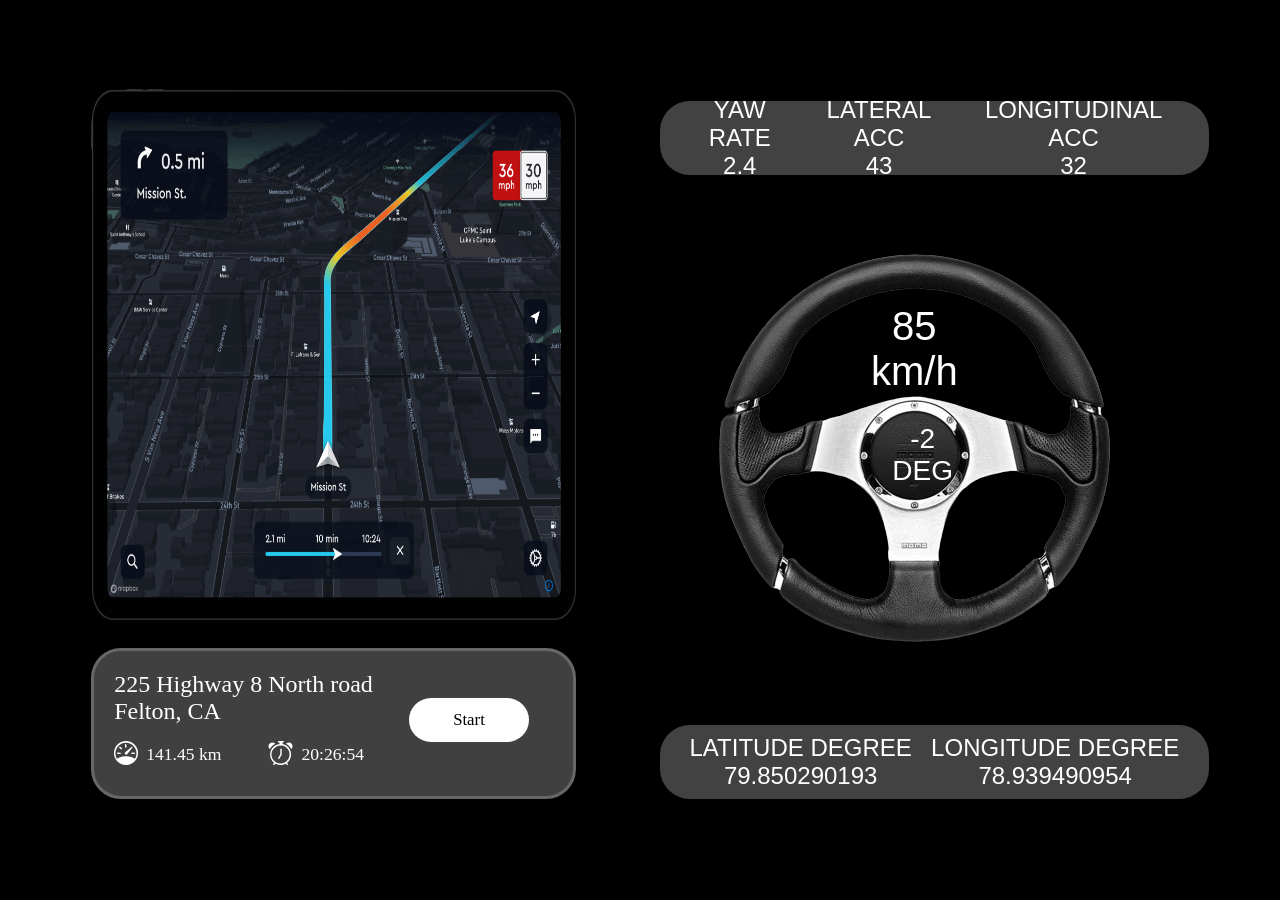
<file: Frontend/SER 540 - Project Milestone 1/home.html>
<!DOCTYPE html>
<html lang="en">
<head>
    <meta charset="UTF-8">
    <meta name="viewport" content="width=device-width, initial-scale=1.0">
    
    <link rel="stylesheet" href="Assets/css/utility.css">
    <link rel="stylesheet" href="Assets/css/style.css">

    <link rel="stylesheet" href="https://cdn.jsdelivr.net/npm/bootstrap-icons@1.11.3/font/bootstrap-icons.min.css">
    <link href="https://fonts.cdnfonts.com/css/seven-segment" rel="stylesheet">

    <title>HMI Dashboard</title>
</head>
<body>
    <div class="main-container">
        <div class="container">
            <div class="flex-item map-container">
                <div class="flex-item map">
                    <img src="Assets/images/GPS-image.png" alt="Map for Navigation">
                </div>
                <div class="flex-item map-details">
                    <div class="data-con">
                        <p class="destination">225 Highway 8 North road Felton, CA</p>
                        <div class="button-grp">
                            <div class="kilometer">
                                <i class="bi bi-speedometer"></i>
                                <p>141.45 km</p>
                            </div>
                            <div class="time">
                                <i class="bi bi-alarm"></i>
                                <p>20:26:54</p>
                            </div>
                        </div>
                    </div>
                        <a class="button dir-button" href="#">Start</a>
                </div>
            </div>
            <div class="flex-item details-container">
                <div class="cont-header">
                    <div class="yaw-rate">
                        <p>YAW RATE</p>
                        <p class="value">2.4</p>
                    </div>

                    <div class="lateral-acc">
                        <p>LATERAL ACC</p>
                        <p class="value">43</p>
                    </div>

                    <div class="longi-acc">
                        <p>LONGITUDINAL ACC</p>
                        <p class="value">32</p>
                    </div>
                </div>

                <div class="steering-wheel">
                        <div class="speedo">
                            <p>85</p>
                            <p>km/h</p>
                        </div>
    
                        <div class="steering-wheel-angle">
                            <p>-2</p>
                            <p>DEG</p>
                        </div>
                    <img src="Assets/images/Steering.png" alt="">
                </div>

                <div class="cont-GPS">
                    <div class="GPS-lat">
                        <p>LATITUDE DEGREE</p>
                        <p class="value">79.850290193</p>
                    </div>
                    <div class="GPS-long">
                        <p>LONGITUDE DEGREE</p>
                        <p class="value">78.939490954</p>
                    </div>
                </div>
            </div>
        </div>
    </div>
</body>
</html>
</file>
<file: Frontend/SER 540 - Project Milestone 1/Assets/css/utility.css>
*{
    padding: 0;
    margin: 0;
    box-sizing: border-box;
    color: white;
}

a{
    text-decoration: none;
    color: white;
}

.button{
    background-color: white;
    padding: 0.75rem 2.75rem;
    font-size: 1.5rem;
    margin: 1.5rem;
    border-radius: 30px;
    color: black;
    box-shadow: 2px 
}

.button:hover{
    background-color: black;
    color: white;
    border: 2px solid white;
}
</file>
<file: Frontend/SER 540 - Project Milestone 1/Assets/css/style.css>
.main-container{
    height: 100vh;
    width: 100vw;
    display: flex;
    align-items: center;
    justify-content: center;
    background-color: black;
}

.container{
    display: flex;
    flex-direction: row;
    border-radius: 20px;
    height: 90vh;
    width: 90vw;
    align-items: center;
    justify-content: center;
    padding-top: 1.25rem;
    padding-bottom: 1.25rem;
}

.container .flex-item{
    height: 100%;
    width: 100%;
    margin: 1rem;
    padding: 1rem;
    border-radius: 30px;
    /* border: 2px solid white; */
}

.container .map-container{
    /* width: 180%; */
    display: flex;
    flex-direction: column;
    align-items: center;
    justify-content: center;
}

.container .map-container .map{
    height: 900%;
    padding: 0
}

.container .map-container .map img{
    height: 100%;
    width: 100%;
}

.container .map-container .flex-item{
    margin: 0.5rem;
}

.container .map-container .map-details{
    display: flex;
    flex-direction: row;
    margin: 1.25rem;
    padding: 1.25rem;
    align-items: center;
    justify-content: flex-start;
    border: 3px rgb(104, 103, 103) solid;
    background-color: rgba(128, 128, 128, 0.5);
}

.container .map-container .map-details .data-con .destination{
    font-size: 1.5rem;
    background: none;
}

.container .map-container .map-details a{
    margin-top: 1rem;
    font-size: 1.05rem;
}

.container .map-container .map-details .data-con .button-grp{
    display: flex;
    flex-direction: row;
    gap: 3rem;
    margin-top: 0.5rem;
    padding: 0.5rem 0.5rem 0.5rem 0;
}

.container .map-container .map-details .data-con .button-grp .kilometer,
.container .map-container .map-details .data-con .button-grp .time{
    display: flex;
    flex-direction: row;
    gap: 0;
}

.container .map-container .map-details .data-con .button-grp .kilometer i,
.container .map-container .map-details .data-con .button-grp .time i{
    font-size: 1.5rem;
    padding-right: 0.5rem;
}

.container .map-container .map-details .data-con .button-grp .kilometer p,
.container .map-container .map-details .data-con .button-grp .time p{ 
    align-self: center;
    justify-self: center;
    font-size: 1.1rem;
}

.container .details-container{
    display: flex;
    flex-direction: column;
    font-family: 'Seven Segment', sans-serif;                                         
}

.container .details-container .cont-header,
.container .details-container .cont-GPS{
    display: flex;
    flex-direction: row;
    width: 100%;
    height: 10%;
    align-items: center;
    justify-content: space-around;
    background-color: rgba(133, 132, 132, 0.5);
    border-radius: 30px;
    font-size: 1.5rem;
    text-align: center;
    margin: 1.25rem;
    padding: 1.25rem
}

.container .details-container .steering-wheel{
    margin: auto;
    position: relative;
}

.container .details-container .steering-wheel .speedo{
    position: absolute;
    top: 28%;
    left: 50%;
    transform: translate(-50%, -50%);
    font-size: 2.5rem;
    text-align: center
}

.container .details-container .steering-wheel .steering-wheel-angle{
    position: absolute;
    top: 44%;
    left: 46%;
    text-align: center;
    font-size: 1.75rem;
}
</file>
